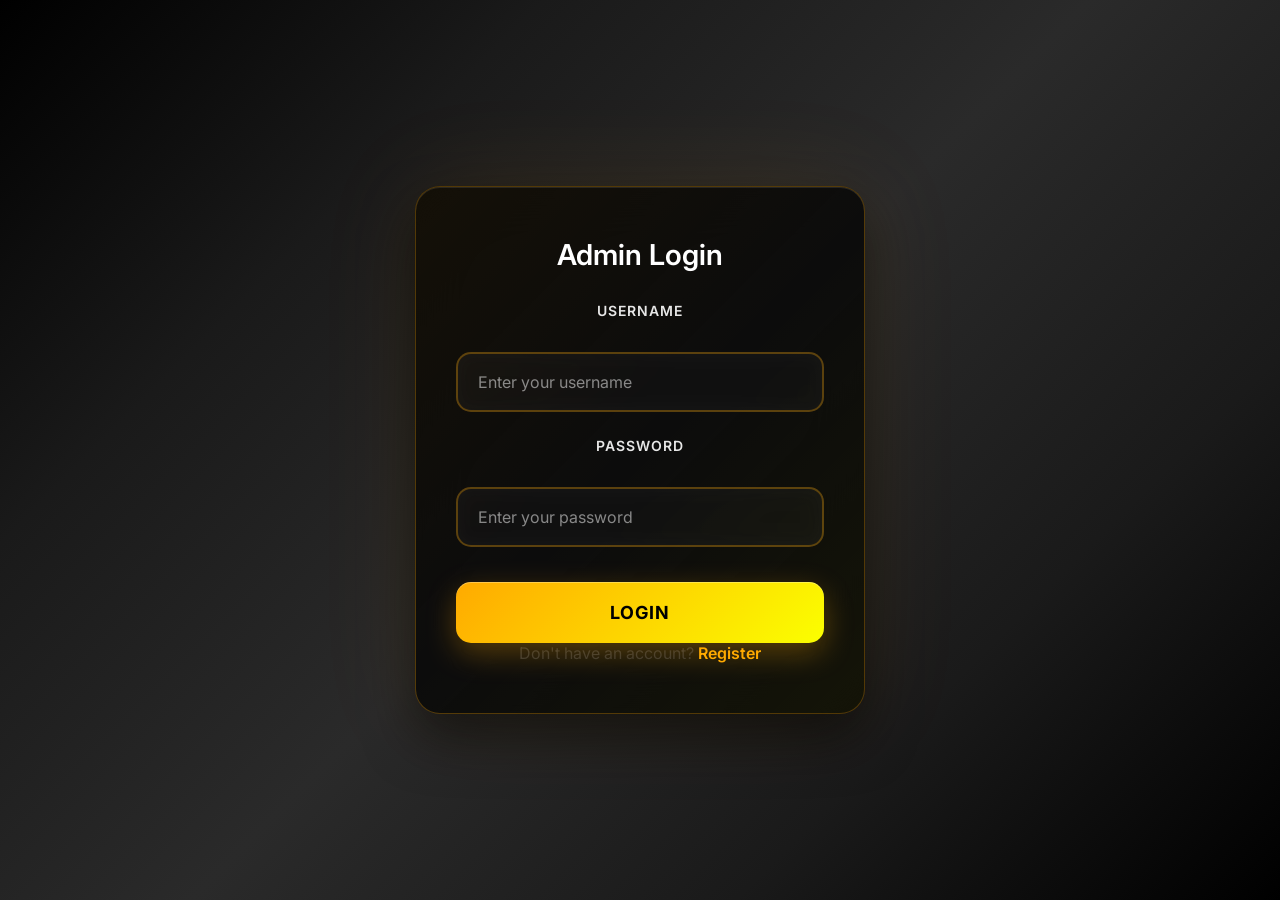
<file: admin_login.html>
<!DOCTYPE html>
<html lang="en">
<head>
    <meta charset="UTF-8">
    <meta name="viewport" content="width=device-width, initial-scale=1.0">
    <title>Admin Login</title>
    <link rel="stylesheet" href="L & R.css">
</head>
<body>

<div class="login-container">
    <h2>Admin Login</h2>
    <form action="admin_login.php" method="POST">
        <label for="username">Username</label>
        <input type="text" id="username" name="username" placeholder="Enter your username" required>

        <label for="password">Password</label>
        <input type="password" id="password" name="password" placeholder="Enter your password" required>

        <button type="submit">Login</button>
    </form>

    <p>Don't have an account? <a href="register_admin.html">Register</a></p>
</div>

</body>
</html>
</file>
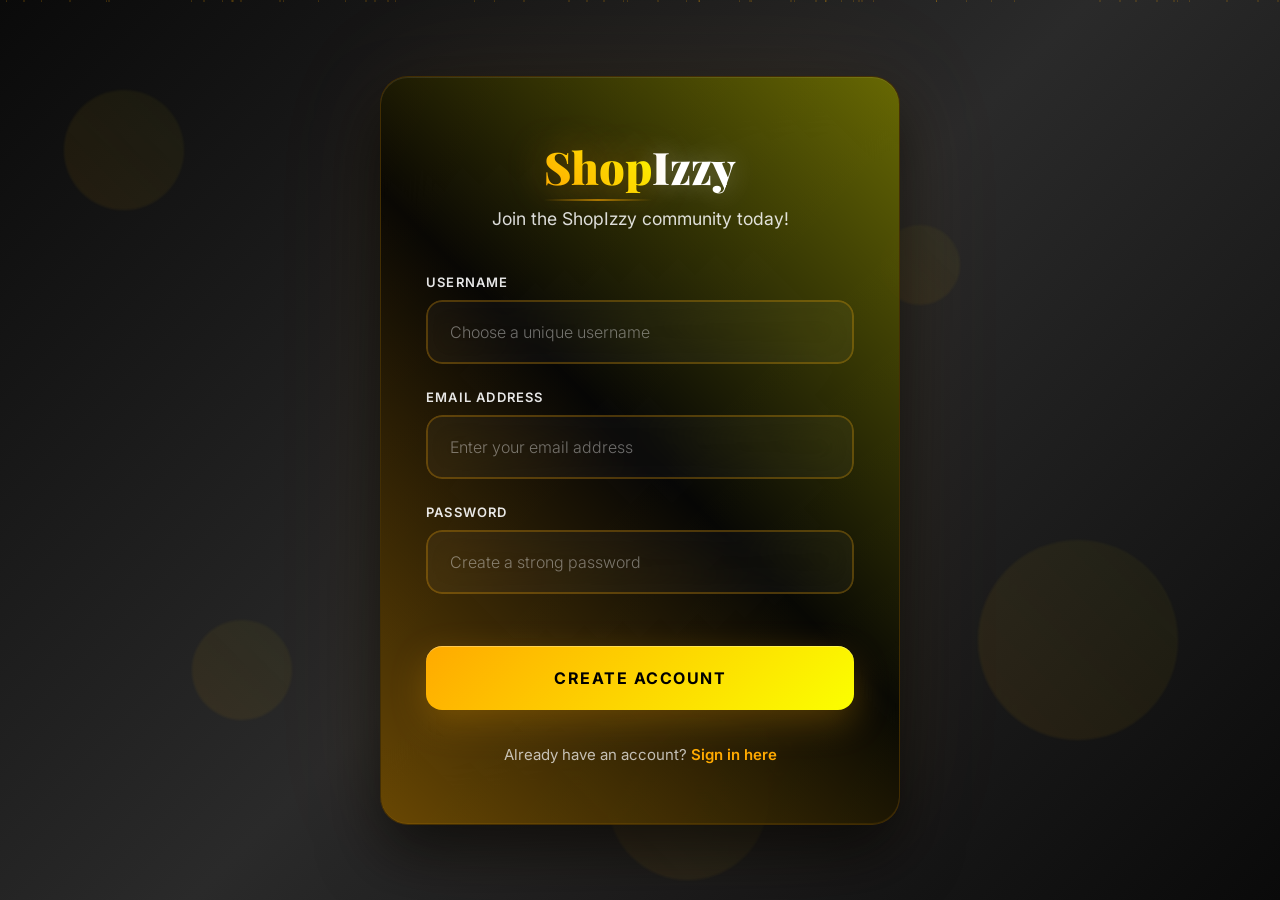
<file: register.html>
<!DOCTYPE html>
<html lang="en">
<head>
    <meta charset="UTF-8">
    <meta name="viewport" content="width=device-width, initial-scale=1.0">
    <title>Register - ShopIzzy</title>
    <style>
        @import url('https://fonts.googleapis.com/css2?family=Playfair+Display:wght@400;700;900&family=Inter:wght@300;400;500;600;700&display=swap');

        * {
            margin: 0;
            padding: 0;
            box-sizing: border-box;
        }

        body {
            font-family: 'Inter', sans-serif;
            background: linear-gradient(135deg, #0a0a0a 0%, #1a1a1a 25%, #2a2a2a 50%, #1a1a1a 75%, #0a0a0a 100%);
            color: #333;
            display: flex;
            justify-content: center;
            align-items: center;
            min-height: 100vh;
            margin: 0;
            overflow: hidden;
            position: relative;
        }

        /* Enhanced animated background */
        .bg-elements {
            position: fixed;
            top: 0;
            left: 0;
            width: 100%;
            height: 100%;
            z-index: -1;
            pointer-events: none;
        }

        .floating-shape {
            position: absolute;
            border-radius: 50%;
            background: linear-gradient(45deg, rgba(255, 170, 0, 0.08), rgba(251, 255, 0, 0.04));
            animation: floatShape 25s infinite ease-in-out;
            filter: blur(1px);
        }

        .floating-shape:nth-child(1) {
            width: 120px;
            height: 120px;
            top: 10%;
            left: 5%;
            animation-delay: 0s;
        }

        .floating-shape:nth-child(2) {
            width: 200px;
            height: 200px;
            top: 60%;
            right: 8%;
            animation-delay: -10s;
        }

        .floating-shape:nth-child(3) {
            width: 100px;
            height: 100px;
            bottom: 20%;
            left: 15%;
            animation-delay: -20s;
        }

        .floating-shape:nth-child(4) {
            width: 160px;
            height: 160px;
            top: 80%;
            right: 40%;
            animation-delay: -15s;
        }

        .floating-shape:nth-child(5) {
            width: 80px;
            height: 80px;
            top: 25%;
            right: 25%;
            animation-delay: -5s;
        }

        @keyframes floatShape {
            0%, 100% {
                transform: translateY(0) rotate(0deg) scale(1);
                opacity: 0.2;
            }
            25% {
                transform: translateY(-30px) rotate(90deg) scale(1.1);
                opacity: 0.4;
            }
            50% {
                transform: translateY(-20px) rotate(180deg) scale(0.9);
                opacity: 0.3;
            }
            75% {
                transform: translateY(-40px) rotate(270deg) scale(1.05);
                opacity: 0.5;
            }
        }

        /* Enhanced particle system */
        .particles {
            position: fixed;
            top: 0;
            left: 0;
            width: 100%;
            height: 100%;
            z-index: -1;
            pointer-events: none;
        }

        .particle {
            position: absolute;
            width: 1.5px;
            height: 1.5px;
            background: radial-gradient(circle, #ffaa00 0%, transparent 70%);
            border-radius: 50%;
            animation: particleFloat 22s infinite linear;
            opacity: 0.6;
        }

        @keyframes particleFloat {
            0% {
                transform: translateY(100vh) translateX(0) rotate(0deg);
                opacity: 0;
            }
            5% {
                opacity: 0.6;
            }
            95% {
                opacity: 0.6;
            }
            100% {
                transform: translateY(-100vh) translateX(120px) rotate(360deg);
                opacity: 0;
            }
        }

        .register-container {
            background: rgba(0, 0, 0, 0.85);
            backdrop-filter: blur(30px);
            padding: 60px 45px;
            border-radius: 28px;
            box-shadow: 
                0 30px 60px rgba(0, 0, 0, 0.6),
                0 0 120px rgba(255, 170, 0, 0.08),
                inset 0 1px 0 rgba(255, 255, 255, 0.1),
                inset 0 -1px 0 rgba(255, 170, 0, 0.1);
            width: 520px;
            max-width: 92vw;
            text-align: center;
            border: 1px solid rgba(255, 170, 0, 0.25);
            position: relative;
            overflow: hidden;
            animation: containerEntrance 1.4s cubic-bezier(0.175, 0.885, 0.32, 1.275) both;
        }

        .register-container::before {
            content: '';
            position: absolute;
            top: 0;
            left: 0;
            right: 0;
            bottom: 0;
            background: linear-gradient(135deg, rgba(255, 170, 0, 0.03) 0%, transparent 50%, rgba(251, 255, 0, 0.03) 100%);
            z-index: -1;
        }

        .register-container::after {
            content: '';
            position: absolute;
            top: -2px;
            left: -2px;
            right: -2px;
            bottom: -2px;
            background: linear-gradient(45deg, rgba(255, 170, 0, 0.4), transparent, rgba(251, 255, 0, 0.4));
            border-radius: 30px;
            z-index: -2;
            animation: borderGlow 3s ease-in-out infinite alternate;
        }

        @keyframes borderGlow {
            0% {
                opacity: 0.3;
                filter: blur(1px);
            }
            100% {
                opacity: 0.6;
                filter: blur(2px);
            }
        }

        @keyframes containerEntrance {
            0% {
                opacity: 0;
                transform: scale(0.85) translateY(40px) rotateX(10deg);
                filter: blur(15px);
            }
            100% {
                opacity: 1;
                transform: scale(1) translateY(0) rotateX(0deg);
                filter: blur(0);
            }
        }

        .brand-header {
            margin-bottom: 45px;
            animation: headerSlide 1.2s cubic-bezier(0.175, 0.885, 0.32, 1.275) 0.3s both;
        }

        .brand-title {
            font-family: 'Playfair Display', serif;
            font-size: 2.8rem;
            font-weight: 900;
            margin-bottom: 12px;
            position: relative;
        }

        .shop-brand {
            color: #ffaa00;
            background: linear-gradient(45deg, #ffaa00, #fbff00);
            -webkit-background-clip: text;
            -webkit-text-fill-color: transparent;
            background-clip: text;
            text-shadow: 0 0 40px rgba(255, 170, 0, 0.4);
            position: relative;
        }

        .shop-brand::after {
            content: '';
            position: absolute;
            bottom: -5px;
            left: 0;
            right: 0;
            height: 2px;
            background: linear-gradient(90deg, transparent, #ffaa00, transparent);
            opacity: 0.6;
        }

        .izzy-brand {
            color: #ffffff;
            text-shadow: 0 0 25px rgba(255, 255, 255, 0.3);
        }

        .welcome-text {
            color: rgba(255, 255, 255, 0.85);
            margin-bottom: 35px;
            font-size: 1.1rem;
            font-weight: 400;
            animation: headerSlide 1.2s cubic-bezier(0.175, 0.885, 0.32, 1.275) 0.5s both;
        }

        @keyframes headerSlide {
            0% {
                opacity: 0;
                transform: translateY(25px);
            }
            100% {
                opacity: 1;
                transform: translateY(0);
            }
        }

        form {
            display: flex;
            flex-direction: column;
            gap: 25px;
            animation: formSlide 1.2s cubic-bezier(0.175, 0.885, 0.32, 1.275) 0.7s both;
        }

        @keyframes formSlide {
            0% {
                opacity: 0;
                transform: translateY(35px);
            }
            100% {
                opacity: 1;
                transform: translateY(0);
            }
        }

        .input-group {
            text-align: left;
            position: relative;
        }

        label {
            font-weight: 600;
            display: block;
            color: rgba(255, 255, 255, 0.9);
            margin-bottom: 10px;
            font-size: 13px;
            text-transform: uppercase;
            letter-spacing: 1.2px;
        }

        .input-wrapper {
            position: relative;
            overflow: hidden;
            border-radius: 16px;
        }

        input {
            width: 100%;
            padding: 20px 22px;
            border: 2px solid rgba(255, 170, 0, 0.25);
            border-radius: 16px;
            font-size: 16px;
            background: rgba(255, 255, 255, 0.04);
            backdrop-filter: blur(15px);
            color: #ffffff;
            transition: all 0.4s cubic-bezier(0.175, 0.885, 0.32, 1.275);
            font-family: 'Inter', sans-serif;
            position: relative;
        }

        input::placeholder {
            color: rgba(255, 255, 255, 0.4);
            font-weight: 300;
        }

        input:focus {
            outline: none;
            border-color: #ffaa00;
            background: rgba(255, 255, 255, 0.08);
            box-shadow: 
                0 0 0 4px rgba(255, 170, 0, 0.15),
                0 10px 30px rgba(255, 170, 0, 0.1);
            transform: translateY(-3px);
        }

        .input-wrapper::after {
            content: '';
            position: absolute;
            bottom: 0;
            left: 50%;
            width: 0;
            height: 3px;
            background: linear-gradient(90deg, #ffaa00, #fbff00);
            transition: all 0.4s cubic-bezier(0.175, 0.885, 0.32, 1.275);
            transform: translateX(-50%);
            border-radius: 2px;
        }

        input:focus + .input-wrapper::after {
            width: 100%;
        }

        /* Password strength indicator */
        .password-strength {
            margin-top: 8px;
            height: 4px;
            background: rgba(255, 255, 255, 0.1);
            border-radius: 2px;
            overflow: hidden;
            opacity: 0;
            transition: opacity 0.3s ease;
        }

        .password-strength.active {
            opacity: 1;
        }

        .strength-bar {
            height: 100%;
            width: 0%;
            background: linear-gradient(90deg, #ff4444, #ffaa00, #44ff44);
            transition: width 0.3s ease;
            border-radius: 2px;
        }

        .register-btn {
            background: linear-gradient(135deg, #ffaa00 0%, #fbff00 100%);
            color: #000000;
            padding: 22px;
            border: none;
            border-radius: 16px;
            cursor: pointer;
            font-size: 16px;
            font-weight: 700;
            text-transform: uppercase;
            letter-spacing: 1.5px;
            transition: all 0.4s cubic-bezier(0.175, 0.885, 0.32, 1.275);
            font-family: 'Inter', sans-serif;
            margin-top: 15px;
            position: relative;
            overflow: hidden;
            box-shadow: 
                0 12px 35px rgba(255, 170, 0, 0.25),
                inset 0 1px 0 rgba(255, 255, 255, 0.3);
        }

        .register-btn::before {
            content: '';
            position: absolute;
            top: 0;
            left: -100%;
            width: 100%;
            height: 100%;
            background: linear-gradient(90deg, transparent, rgba(255, 255, 255, 0.3), transparent);
            transition: left 0.6s;
        }

        .register-btn:hover::before {
            left: 100%;
        }

        .register-btn:hover {
            transform: translateY(-4px) scale(1.02);
            box-shadow: 
                0 18px 45px rgba(255, 170, 0, 0.35),
                0 0 60px rgba(255, 170, 0, 0.15);
            background: linear-gradient(135deg, #fbff00 0%, #ffaa00 100%);
        }

        .register-btn:active {
            transform: translateY(-2px) scale(1.01);
        }

        .footer-text {
            margin-top: 35px;
            font-size: 15px;
            color: rgba(255, 255, 255, 0.7);
            animation: footerFade 1.2s cubic-bezier(0.175, 0.885, 0.32, 1.275) 0.9s both;
        }

        @keyframes footerFade {
            0% {
                opacity: 0;
                transform: translateY(20px);
            }
            100% {
                opacity: 1;
                transform: translateY(0);
            }
        }

        .login-link {
            color: #ffaa00;
            text-decoration: none;
            font-weight: 600;
            transition: all 0.3s ease;
            position: relative;
        }

        .login-link::after {
            content: '';
            position: absolute;
            bottom: -3px;
            left: 0;
            width: 0;
            height: 2px;
            background: linear-gradient(90deg, #ffaa00, #fbff00);
            transition: width 0.3s ease;
        }

        .login-link:hover::after {
            width: 100%;
        }

        .login-link:hover {
            color: #fbff00;
            text-shadow: 0 0 15px rgba(255, 170, 0, 0.4);
        }

        /* Loading state */
        .loading {
            pointer-events: none;
            opacity: 0.7;
        }

        .loading::after {
            content: '';
            position: absolute;
            top: 50%;
            left: 50%;
            width: 24px;
            height: 24px;
            margin: -12px 0 0 -12px;
            border: 3px solid rgba(255, 170, 0, 0.3);
            border-top: 3px solid #ffaa00;
            border-radius: 50%;
            animation: spin 1s linear infinite;
        }

        @keyframes spin {
            to {
                transform: rotate(360deg);
            }
        }

        /* Success animation */
        .success-checkmark {
            position: absolute;
            top: 50%;
            left: 50%;
            transform: translate(-50%, -50%) scale(0);
            width: 80px;
            height: 80px;
            border-radius: 50%;
            background: linear-gradient(135deg, #44ff44, #88ff88);
            opacity: 0;
            transition: all 0.6s cubic-bezier(0.175, 0.885, 0.32, 1.275);
        }

        .success-checkmark.show {
            transform: translate(-50%, -50%) scale(1);
            opacity: 1;
        }

        .success-checkmark::after {
            content: '✓';
            position: absolute;
            top: 50%;
            left: 50%;
            transform: translate(-50%, -50%);
            color: white;
            font-size: 32px;
            font-weight: bold;
        }

        /* Responsive Design */
        @media (max-width: 500px) {
            .register-container {
                width: 95%;
                padding: 45px 35px;
                margin: 20px;
            }

            .brand-title {
                font-size: 2.3rem;
            }

            .welcome-text {
                font-size: 1rem;
            }

            input {
                padding: 18px 20px;
                font-size: 15px;
            }

            .register-btn {
                padding: 20px;
                font-size: 15px;
            }

            form {
                gap: 22px;
            }
        }

        @media (max-width: 350px) {
            .register-container {
                padding: 35px 25px;
            }

            .brand-title {
                font-size: 2rem;
            }
        }
    </style>
</head>
<body>
    <!-- Animated Background Elements -->
    <div class="bg-elements">
        <div class="floating-shape"></div>
        <div class="floating-shape"></div>
        <div class="floating-shape"></div>
        <div class="floating-shape"></div>
        <div class="floating-shape"></div>
    </div>

    <!-- Particle System -->
    <div class="particles" id="particles"></div>

    <div class="register-container" id="registerContainer">
        <div class="brand-header">
            <h1 class="brand-title">
                <span class="shop-brand">Shop</span><span class="izzy-brand">Izzy</span>
            </h1>
            <p class="welcome-text">Join the ShopIzzy community today!</p>
        </div>

        <form action="signup.php" method="POST" id="register-form">
            <div class="input-group">
                <label for="username">Username</label>
                <div class="input-wrapper">
                    <input type="text" id="username" name="username" placeholder="Choose a unique username" required>
                </div>
            </div>

            <div class="input-group">
                <label for="email">Email Address</label>
                <div class="input-wrapper">
                    <input type="email" id="email" name="email" placeholder="Enter your email address" required>
                </div>
            </div>

            <div class="input-group">
                <label for="password">Password</label>
                <div class="input-wrapper">
                    <input type="password" id="password" name="password" placeholder="Create a strong password" required>
                </div>
                <div class="password-strength" id="passwordStrength">
                    <div class="strength-bar" id="strengthBar"></div>
                </div>
            </div>

            <button type="submit" class="register-btn">Create Account</button>
        </form>

        <p class="footer-text">
            Already have an account? 
            <a href="login.html" class="login-link">Sign in here</a>
        </p>

        <div class="success-checkmark" id="successCheckmark"></div>
    </div>

    <script>
    // Particle System Only
    function createParticles() {
        const particleContainer = document.getElementById('particles');
        const particleCount = 60;

        for (let i = 0; i < particleCount; i++) {
            const particle = document.createElement('div');
            particle.className = 'particle';
            particle.style.left = Math.random() * 100 + '%';
            particle.style.animationDelay = Math.random() * 22 + 's';
            particle.style.animationDuration = (Math.random() * 12 + 18) + 's';
            particleContainer.appendChild(particle);
        }
    }

    // Mouse movement animation on the container
    document.addEventListener('mousemove', (e) => {
        const container = document.getElementById('registerContainer');
        const rect = container.getBoundingClientRect();
        const x = e.clientX - rect.left - rect.width / 2;
        const y = e.clientY - rect.top - rect.height / 2;
        const rotateX = (y / rect.height) * 8;
        const rotateY = (x / rect.width) * 8;
        container.style.transform = `perspective(1000px) rotateX(${-rotateX}deg) rotateY(${rotateY}deg)`;
    });

    document.addEventListener('mouseleave', () => {
        const container = document.getElementById('registerContainer');
        container.style.transform = 'perspective(1000px) rotateX(0deg) rotateY(0deg)';
    });

    // Password strength
    function checkPasswordStrength(password) {
        let strength = 0;
        if (password.length >= 8) strength += 25;
        if (password.match(/[a-z]/)) strength += 25;
        if (password.match(/[A-Z]/)) strength += 25;
        if (password.match(/[0-9]/) || password.match(/[^a-zA-Z\d]/)) strength += 25;
        return strength;
    }

    document.getElementById('password').addEventListener('input', function(e) {
        const password = e.target.value;
        const strengthIndicator = document.getElementById('passwordStrength');
        const strengthBar = document.getElementById('strengthBar');
        
        if (password.length > 0) {
            strengthIndicator.classList.add('active');
            const strength = checkPasswordStrength(password);
            strengthBar.style.width = strength + '%';
            if (strength < 50) {
                strengthBar.style.background = '#ff4444';
            } else if (strength < 75) {
                strengthBar.style.background = '#ffaa00';
            } else {
                strengthBar.style.background = '#44ff44';
            }
        } else {
            strengthIndicator.classList.remove('active');
        }
    });

    // Input validation styling
    document.getElementById('email').addEventListener('blur', function(e) {
        const email = e.target.value;
        const emailRegex = /^[^\s@]+@[^\s@]+\.[^\s@]+$/;
        if (email && !emailRegex.test(email)) {
            e.target.style.borderColor = '#ff4444';
            e.target.style.boxShadow = '0 0 0 4px rgba(255, 68, 68, 0.15)';
        } else {
            e.target.style.borderColor = 'rgba(255, 170, 0, 0.25)';
            e.target.style.boxShadow = 'none';
        }
    });

    document.getElementById('username').addEventListener('input', function(e) {
        const username = e.target.value;
        const usernameRegex = /^[a-zA-Z0-9_]{3,20}$/;
        if (username.length > 0 && !usernameRegex.test(username)) {
            e.target.style.borderColor = '#ff4444';
        } else {
            e.target.style.borderColor = 'rgba(255, 170, 0, 0.25)';
        }
    });

    // ✅ Only particles and animations — no form blocking
    document.addEventListener('DOMContentLoaded', createParticles);
</script>

    
</body>
</html>
</file>
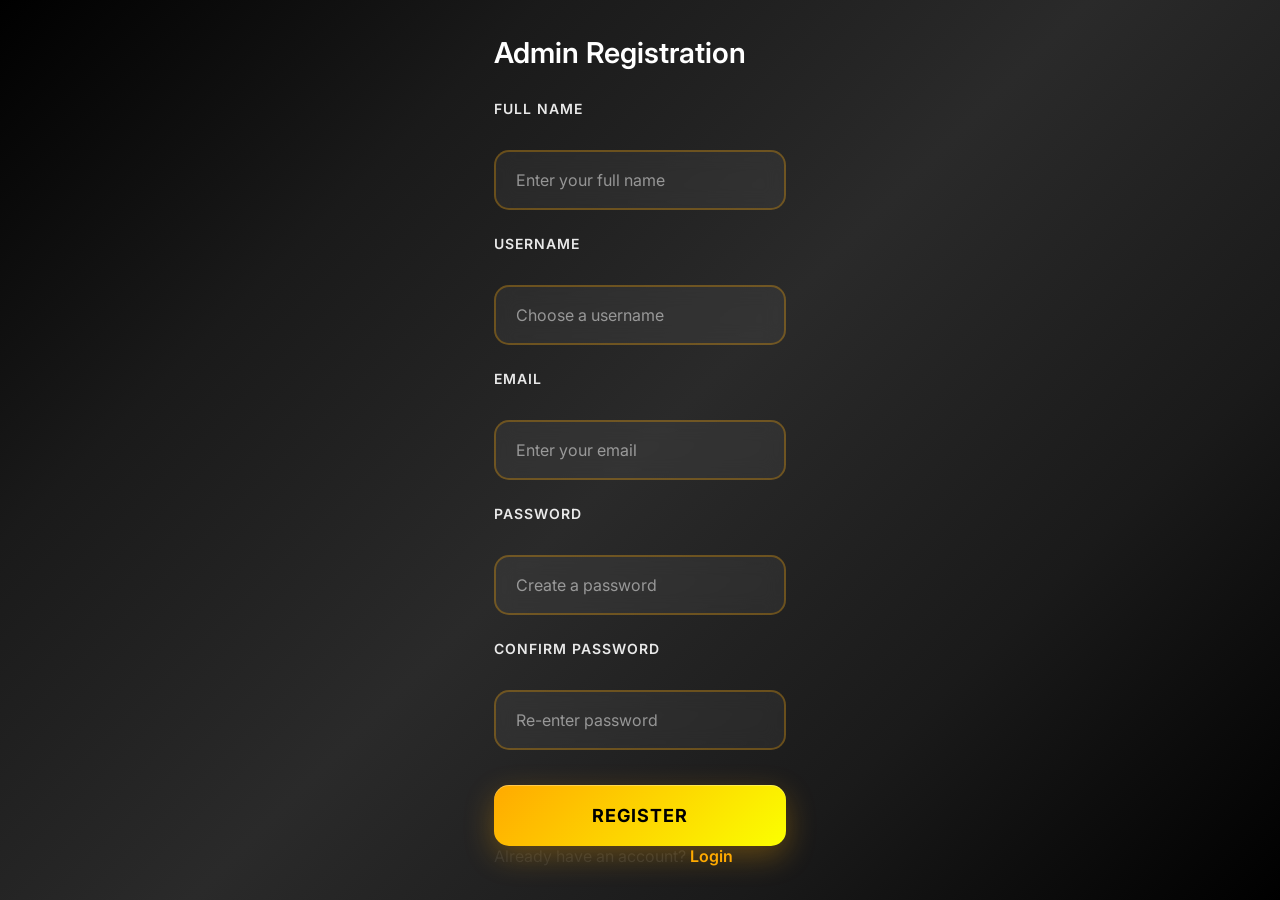
<file: register_admin.html>
<!DOCTYPE html>
<html lang="en">
<head>
    <meta charset="UTF-8">
    <meta name="viewport" content="width=device-width, initial-scale=1.0">
    <title>Admin Registration</title>
    <link rel="stylesheet" href="L & R.css">
</head>
<body>

<div class="register-container">
    <h2>Admin Registration</h2>
    <form action="admin_register.php" method="POST">
        <label for="fullname">Full Name</label>
        <input type="text" id="fullname" name="fullname" placeholder="Enter your full name" required>

        <label for="username">Username</label>
        <input type="text" id="username" name="username" placeholder="Choose a username" required>

        <label for="email">Email</label>
        <input type="email" id="email" name="email" placeholder="Enter your email" required>

        <label for="password">Password</label>
        <input type="password" id="password" name="password" placeholder="Create a password" required>

        <label for="confirm-password">Confirm Password</label>
        <input type="password" id="confirm-password" name="confirm-password" placeholder="Re-enter password" required>

        <button type="submit">Register</button>
    </form>

    <p>Already have an account? <a href="admin_login.html">Login</a></p>
</div>

</body>
</html>
</file>
<file: L & R.css>
@import url('https://fonts.googleapis.com/css2?family=Playfair+Display:wght@400;700;900&family=Inter:wght@300;400;500;600;700&display=swap');

        * {
            margin: 0;
            padding: 0;
            box-sizing: border-box;
        }

        body {
            font-family: 'Inter', sans-serif;
            background: linear-gradient(135deg, #000000 0%, #1a1a1a 25%, #2a2a2a 50%, #1a1a1a 75%, #000000 100%);
            color: #333;
            display: flex;
            justify-content: center;
            align-items: center;
            min-height: 100vh;
            margin: 0;
            overflow: hidden;
            position: relative;
        }

        /* Animated background elements */
        .bg-elements {
            position: fixed;
            top: 0;
            left: 0;
            width: 100%;
            height: 100%;
            z-index: -1;
            pointer-events: none;
        }

        .floating-shape {
            position: absolute;
            border-radius: 50%;
            background: linear-gradient(45deg, rgba(255, 170, 0, 0.1), rgba(251, 255, 0, 0.05));
            animation: floatShape 20s infinite linear;
        }

        .floating-shape:nth-child(1) {
            width: 100px;
            height: 100px;
            top: 20%;
            left: 10%;
            animation-delay: 0s;
        }

        .floating-shape:nth-child(2) {
            width: 150px;
            height: 150px;
            top: 60%;
            right: 15%;
            animation-delay: -7s;
        }

        .floating-shape:nth-child(3) {
            width: 80px;
            height: 80px;
            bottom: 30%;
            left: 20%;
            animation-delay: -14s;
        }

        @keyframes floatShape {
            0%, 100% {
                transform: translateY(0) rotate(0deg);
                opacity: 0.3;
            }
            25% {
                transform: translateY(-20px) rotate(90deg);
                opacity: 0.6;
            }
            50% {
                transform: translateY(-10px) rotate(180deg);
                opacity: 0.4;
            }
            75% {
                transform: translateY(-30px) rotate(270deg);
                opacity: 0.7;
            }
        }

        /* Particle system */
        .particles {
            position: fixed;
            top: 0;
            left: 0;
            width: 100%;
            height: 100%;
            z-index: -1;
            pointer-events: none;
        }

        .particle {
            position: absolute;
            width: 2px;
            height: 2px;
            background: #ffaa00;
            border-radius: 50%;
            animation: particleFloat 15s infinite linear;
            opacity: 0.4;
        }

        @keyframes particleFloat {
            0% {
                transform: translateY(100vh) rotate(0deg);
                opacity: 0;
            }
            10% {
                opacity: 0.4;
            }
            90% {
                opacity: 0.4;
            }
            100% {
                transform: translateY(-100vh) rotate(360deg);
                opacity: 0;
            }
        }

        .login-container {
            background: rgba(0, 0, 0, 0.7);
            backdrop-filter: blur(25px);
            padding: 50px 40px;
            border-radius: 25px;
            box-shadow: 
                0 25px 50px rgba(0, 0, 0, 0.5),
                0 0 100px rgba(255, 170, 0, 0.1),
                inset 0 1px 0 rgba(255, 255, 255, 0.1);
            width: 450px;
            max-width: 90vw;
            text-align: center;
            border: 1px solid rgba(255, 170, 0, 0.3);
            position: relative;
            overflow: hidden;
            animation: containerEntrance 1.2s cubic-bezier(0.175, 0.885, 0.32, 1.275) both;
        }

        .login-container::before {
            content: '';
            position: absolute;
            top: 0;
            left: 0;
            right: 0;
            bottom: 0;
            background: linear-gradient(135deg, rgba(255, 170, 0, 0.05) 0%, transparent 50%, rgba(251, 255, 0, 0.05) 100%);
            z-index: -1;
        }

        @keyframes containerEntrance {
            0% {
                opacity: 0;
                transform: scale(0.8) translateY(30px);
                filter: blur(10px);
            }
            100% {
                opacity: 1;
                transform: scale(1) translateY(0);
                filter: blur(0);
            }
        }

        .brand-header {
            margin-bottom: 40px;
            animation: headerSlide 1s cubic-bezier(0.175, 0.885, 0.32, 1.275) 0.3s both;
        }

        .brand-title {
            font-family: 'Playfair Display', serif;
            font-size: 2.5rem;
            font-weight: 900;
            margin-bottom: 10px;
        }

        .shop-brand {
            color: #ffaa00;
            background: linear-gradient(45deg, #ffaa00, #fbff00);
            -webkit-background-clip: text;
            -webkit-text-fill-color: transparent;
            background-clip: text;
            text-shadow: 0 0 30px rgba(255, 170, 0, 0.5);
        }

        .izzy-brand {
            color: #ffffff;
            text-shadow: 0 0 20px rgba(255, 255, 255, 0.3);
        }

        h2 {
            color: #ffffff;
            margin-bottom: 30px;
            font-size: 1.8rem;
            font-weight: 600;
            opacity: 0.9;
            animation: headerSlide 1s cubic-bezier(0.175, 0.885, 0.32, 1.275) 0.5s both;
        }

        @keyframes headerSlide {
            0% {
                opacity: 0;
                transform: translateY(20px);
            }
            100% {
                opacity: 1;
                transform: translateY(0);
            }
        }

        form {
            display: flex;
            flex-direction: column;
            gap: 25px;
            animation: formSlide 1s cubic-bezier(0.175, 0.885, 0.32, 1.275) 0.7s both;
        }

        @keyframes formSlide {
            0% {
                opacity: 0;
                transform: translateY(30px);
            }
            100% {
                opacity: 1;
                transform: translateY(0);
            }
        }

        .input-group {
            text-align: left;
            position: relative;
        }

        label {
            font-weight: 600;
            display: block;
            color: #ffffff;
            margin-bottom: 8px;
            font-size: 14px;
            text-transform: uppercase;
            letter-spacing: 1px;
            opacity: 0.9;
        }

        .input-wrapper {
            position: relative;
        }

        input {
            width: 100%;
            padding: 18px 20px;
            border: 2px solid rgba(255, 170, 0, 0.3);
            border-radius: 15px;
            font-size: 16px;
            background: rgba(255, 255, 255, 0.05);
            backdrop-filter: blur(10px);
            color: #ffffff;
            transition: all 0.3s cubic-bezier(0.175, 0.885, 0.32, 1.275);
            font-family: 'Inter', sans-serif;
        }

        input::placeholder {
            color: rgba(255, 255, 255, 0.5);
        }

        input:focus {
            outline: none;
            border-color: #ffaa00;
            background: rgba(255, 255, 255, 0.1);
            box-shadow: 
                0 0 0 4px rgba(255, 170, 0, 0.2),
                0 8px 25px rgba(255, 170, 0, 0.15);
            transform: translateY(-2px);
        }

        .input-wrapper::after {
            content: '';
            position: absolute;
            bottom: 0;
            left: 50%;
            width: 0;
            height: 2px;
            background: linear-gradient(90deg, #ffaa00, #fbff00);
            transition: all 0.3s ease;
            transform: translateX(-50%);
        }

        input:focus + .input-wrapper::after {
            width: 100%;
        }

        button {
            background: linear-gradient(135deg, #ffaa00 0%, #fbff00 100%);
            color: #000000;
            padding: 20px;
            border: none;
            border-radius: 15px;
            cursor: pointer;
            font-size: 18px;
            font-weight: 700;
            text-transform: uppercase;
            letter-spacing: 1px;
            transition: all 0.4s cubic-bezier(0.175, 0.885, 0.32, 1.275);
            font-family: 'Inter', sans-serif;
            margin-top: 10px;
            position: relative;
            overflow: hidden;
            box-shadow: 
                0 10px 30px rgba(255, 170, 0, 0.3),
                inset 0 1px 0 rgba(255, 255, 255, 0.3);
        }

        button::before {
            content: '';
            position: absolute;
            top: 0;
            left: -100%;
            width: 100%;
            height: 100%;
            background: linear-gradient(90deg, transparent, rgba(255, 255, 255, 0.4), transparent);
            transition: left 0.5s;
        }

        button:hover::before {
            left: 100%;
        }

        button:hover {
            transform: translateY(-3px) scale(1.02);
            box-shadow: 
                0 15px 40px rgba(255, 170, 0, 0.4),
                0 0 50px rgba(255, 170, 0, 0.2);
            background: linear-gradient(135deg, #fbff00 0%, #ffaa00 100%);
        }

        button:active {
            transform: translateY(-1px) scale(1.01);
        }

        .footer-text {
            margin-top: 30px;
            font-size: 15px;
            color: rgba(255, 255, 255, 0.8);
            animation: footerFade 1s cubic-bezier(0.175, 0.885, 0.32, 1.275) 0.9s both;
        }

        @keyframes footerFade {
            0% {
                opacity: 0;
                transform: translateY(15px);
            }
            100% {
                opacity: 1;
                transform: translateY(0);
            }
        }

        a {
            color: #ffaa00;
            text-decoration: none;
            font-weight: 600;
            transition: all 0.3s ease;
            position: relative;
        }

        a::after {
            content: '';
            position: absolute;
            bottom: -2px;
            left: 0;
            width: 0;
            height: 2px;
            background: linear-gradient(90deg, #ffaa00, #fbff00);
            transition: width 0.3s ease;
        }

        a:hover::after {
            width: 100%;
        }

        a:hover {
            color: #fbff00;
            text-shadow: 0 0 10px rgba(255, 170, 0, 0.5);
        }

        /* Loading state */
        .loading {
            pointer-events: none;
            opacity: 0.8;
        }

        .loading::after {
            content: '';
            position: absolute;
            top: 50%;
            left: 50%;
            width: 20px;
            height: 20px;
            margin: -10px 0 0 -10px;
            border: 2px solid transparent;
            border-top: 2px solid currentColor;
            border-radius: 50%;
            animation: spin 1s linear infinite;
        }

        @keyframes spin {
            to {
                transform: rotate(360deg);
            }
        }

        /* Responsive Design */
        @media (max-width: 500px) {
            .login-container {
                width: 95%;
                padding: 40px 30px;
                margin: 20px;
            }

            .brand-title {
                font-size: 2rem;
            }

            h2 {
                font-size: 1.5rem;
            }

            input {
                padding: 16px 18px;
                font-size: 15px;
            }

            button {
                padding: 18px;
                font-size: 16px;
            }
        }

        @media (max-width: 350px) {
            .login-container {
                padding: 30px 20px;
            }

            .brand-title {
                font-size: 1.8rem;
            }
        }

        /* Mouse movement effect */
        .login-container.mouse-move {
            transition: transform 0.1s ease-out;
        }
</file>
